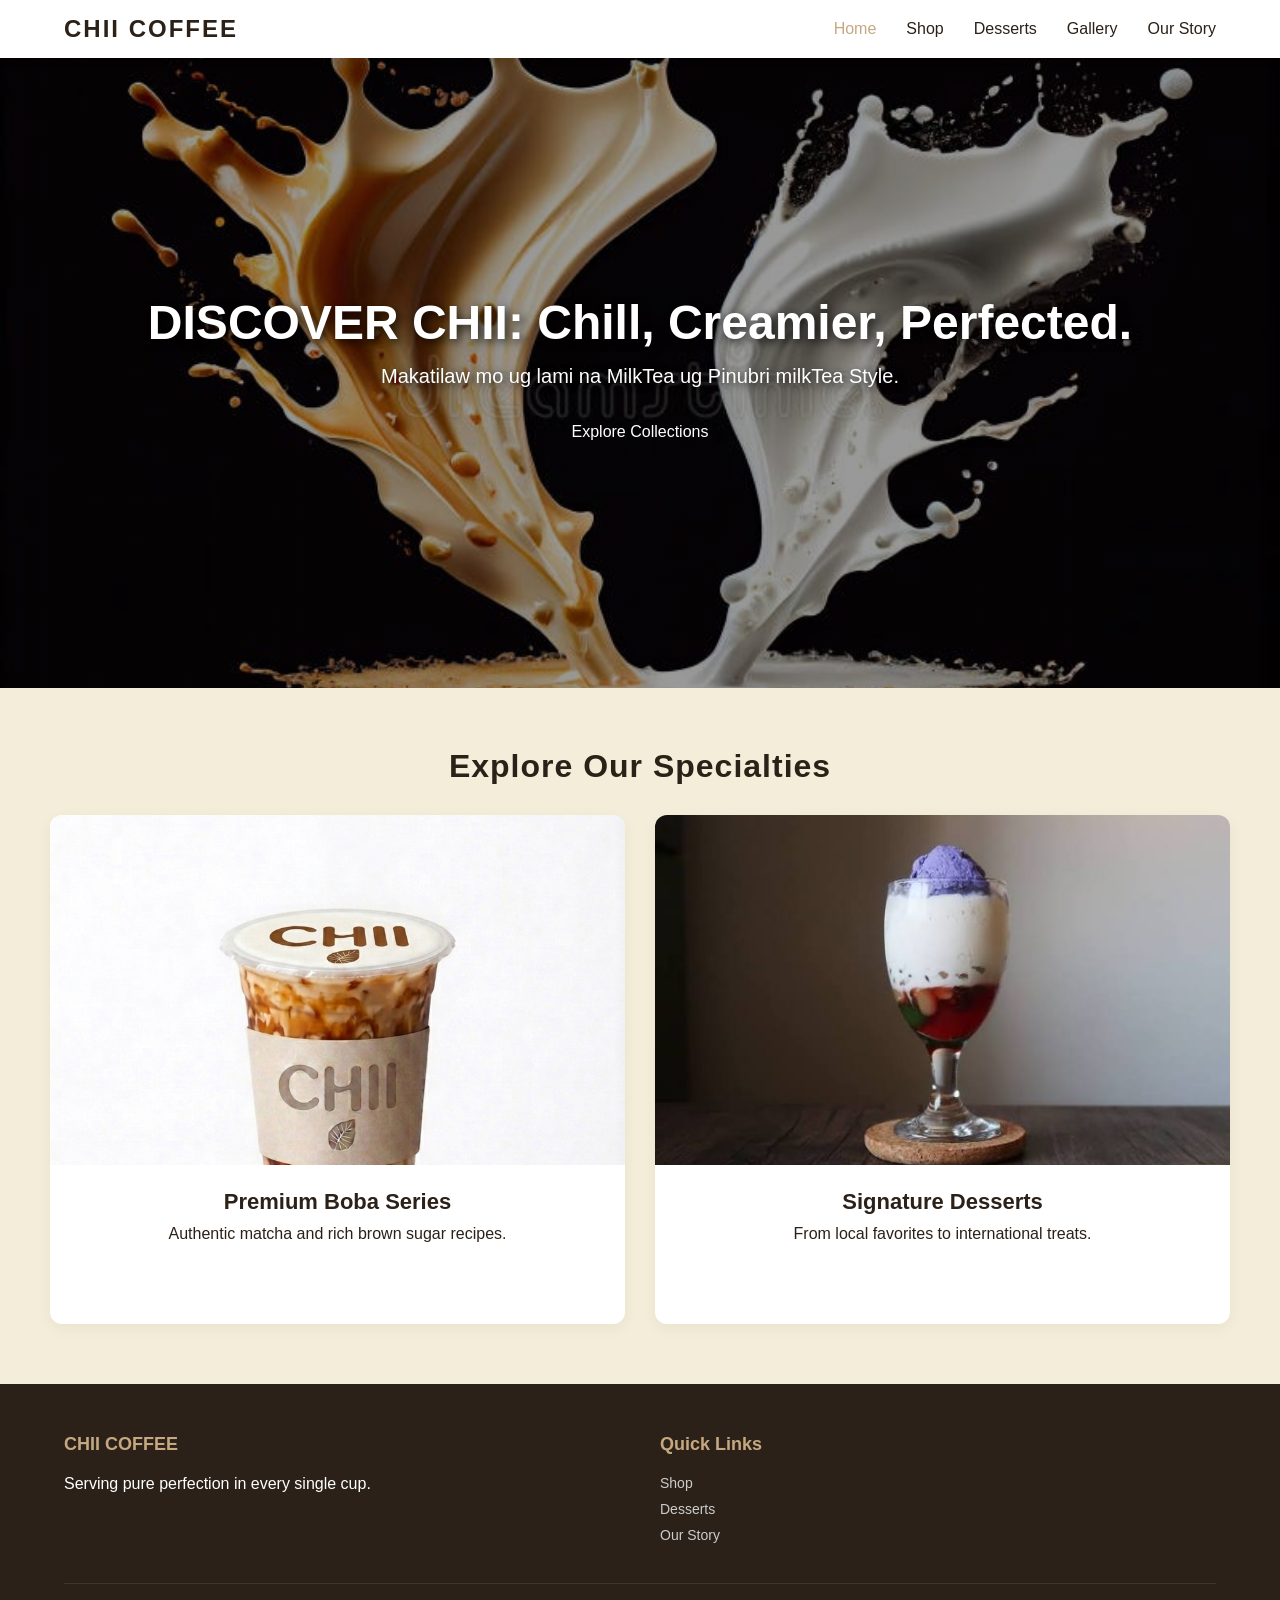
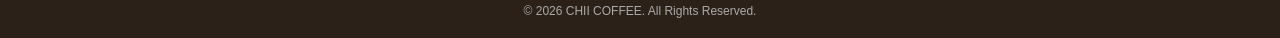
<file: Index.html>
<!DOCTYPE html>
<html lang="en">
<head>
    <meta charset="UTF-8">
    <meta name="viewport" content="width=device-width, initial-scale=1.0">
    <title>CHII COFFEE - Home</title>
    <link rel="stylesheet" href="style.css">
</head>
<body>

    <header>
        <div class="logo">CHII COFFEE</div>
        <nav>
            <ul>
                <li><a href="index.html" class="active">Home</a></li>
                <li><a href="shop.html">Shop</a></li>
                <li><a href="dessert.html">Desserts</a></li>
                <li><a href="gallery.html">Gallery</a></li>
                <li><a href="story.html">Our Story</a></li>
            </ul>
        </nav>
    </header>

    <section class="hero">
        <h1>DISCOVER CHII:  Chill,  Creamier, Perfected.</h1>
        <p>Makatilaw mo ug lami na MilkTea ug  Pinubri milkTea Style.</p>
        <a href="shop.html" class="btn">Explore Collections</a>
    </section>

    <h2 class="section-title">Explore Our Specialties</h2>
    
    <section class="teaser-section">
        <div class="teaser-grid">
            <div class="teaser-card">
                <img src="1780554753730.png"
                alt="Matcha Boba">
                <h3>Premium Boba Series</h3>
                <p>Authentic matcha and rich brown sugar recipes.</p>
                <br>
                <a href="shop.html" class="btn">View Drinks</a>
            </div>
            <div class="teaser-card">
                <img src="images.jpeg" alt="Halo-Halo">
                <h3>Signature Desserts</h3>
                <p>From local favorites to international treats.</p>
                <br>
                <a href="dessert.html" class="btn">View Sweets</a>
            </div>
        </div>
    </section>

    <footer>
        <div class="footer-container">
            <div class="footer-section">
                <h3>CHII COFFEE</h3>
                <p>Serving pure perfection in every single cup.</p>
            </div>
            <div class="footer-section">
                <h3>Quick Links</h3>
                <ul>
                    <li><a href="shop.html">Shop</a></li>
                    <li><a href="dessert.html">Desserts</a></li>
                    <li><a href="story.html">Our Story</a></li>
                </ul>
            </div>
        </div>
        <div class="footer-bottom">
            &copy; 2026 CHII COFFEE. All Rights Reserved.
        </div>
        
    </footer>

</body>
</html>
</file>
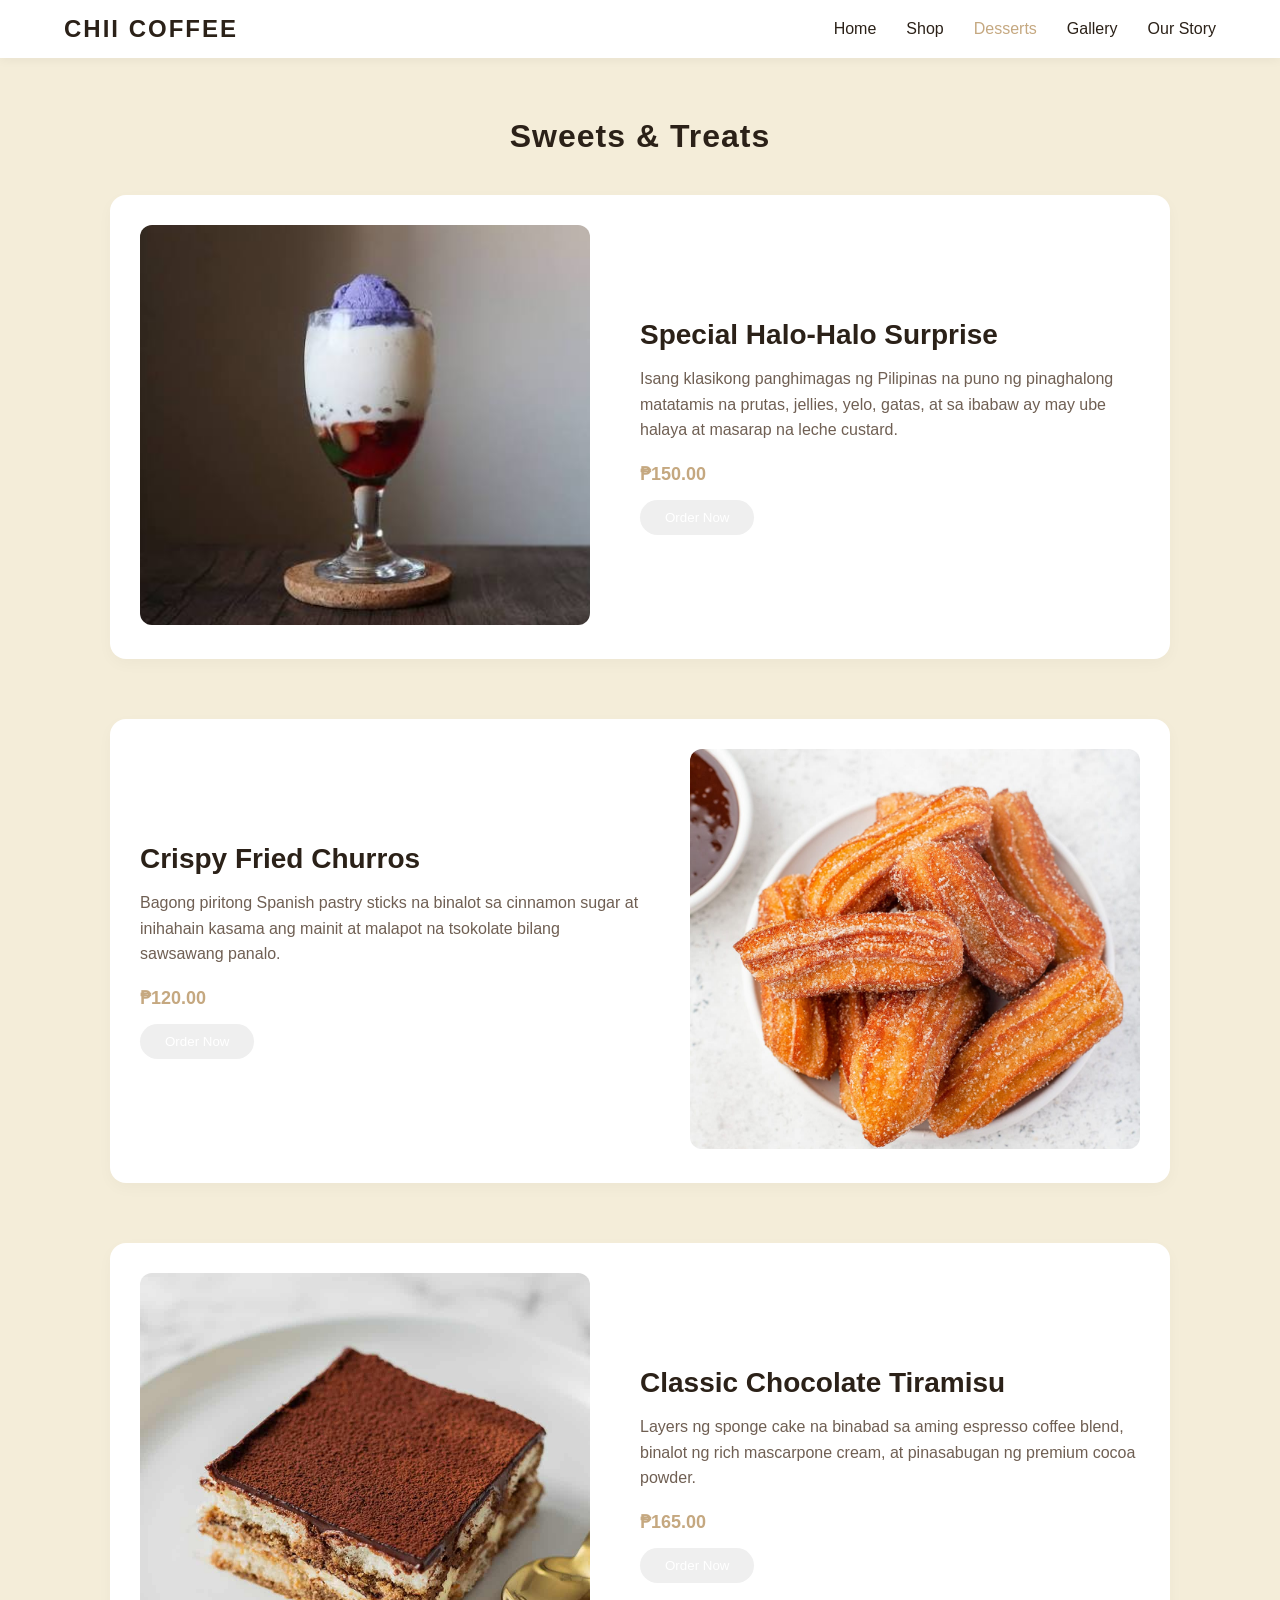
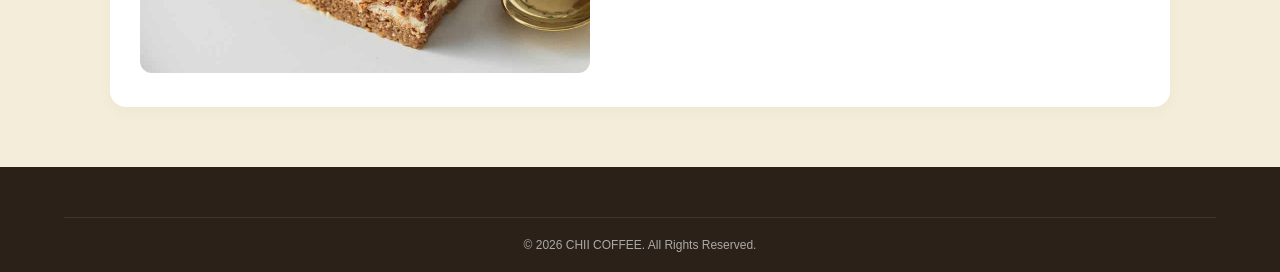
<file: Dessert.html>
<!DOCTYPE html>
<html lang="en">
<head>
    <meta charset="UTF-8">
    <meta name="viewport" content="width=device-width, initial-scale=1.0">
    <title>CHII COFFEE - Desserts</title>
    <link rel="stylesheet" href="style.css">
</head>
<body>

    <header>
        <div class="logo">CHII COFFEE</div>
        <nav>
            <ul>
                <li><a href="index.html">Home</a></li>
                <li><a href="shop.html">Shop</a></li>
                <li><a href="dessert.html" class="active">Desserts</a></li>
                <li><a href="gallery.html">Gallery</a></li>
                <li><a href="story.html">Our Story</a></li>
            </ul>
        </nav>
    </header>

    <h2 class="section-title">Sweets & Treats</h2>

    <div class="dessert-container">
        <div class="dessert-row">
            <div class="dessert-img">
                <img src="images.jpeg" alt="Halo Halo">
            </div>
            <div class="dessert-info">
                <h2>Special Halo-Halo Surprise</h2>
                <p>Isang klasikong panghimagas ng Pilipinas na puno ng pinaghalong matatamis na prutas, jellies, yelo, gatas, at sa ibabaw ay may ube halaya at masarap na leche custard.</p>
                <div class="price">₱150.00</div>
                <button class="btn">Order Now</button>
            </div>
        </div>

        <div class="dessert-row">
            <div class="dessert-img">
                <img src="Fried-Churros-Recipe-1-Photo.jpg" alt="Churros">
            </div>
            <div class="dessert-info">
                <h2>Crispy Fried Churros</h2>
                <p>Bagong piritong Spanish pastry sticks na binalot sa cinnamon sugar at inihahain kasama ang mainit at malapot na tsokolate bilang sawsawang panalo.</p>
                <div class="price">₱120.00</div>
                <button class="btn">Order Now</button>
            </div>
        </div>

        <div class="dessert-row">
            <div class="dessert-img">
                <img src="CHOCOLATE-TIRAMISU-WEB-03.jpg" alt="Tiramisu">
            </div>
            <div class="dessert-info">
                <h2>Classic Chocolate Tiramisu</h2>
                <p>Layers ng sponge cake na binabad sa aming espresso coffee blend, binalot ng rich mascarpone cream, at pinasabugan ng premium cocoa powder.</p>
                <div class="price">₱165.00</div>
                <button class="btn">Order Now</button>
            </div>
        </div>
    </div>

    <footer>
        <div class="footer-bottom">
            &copy; 2026 CHII COFFEE. All Rights Reserved.
        </div>
    </footer>

</body>
</html>
</file>
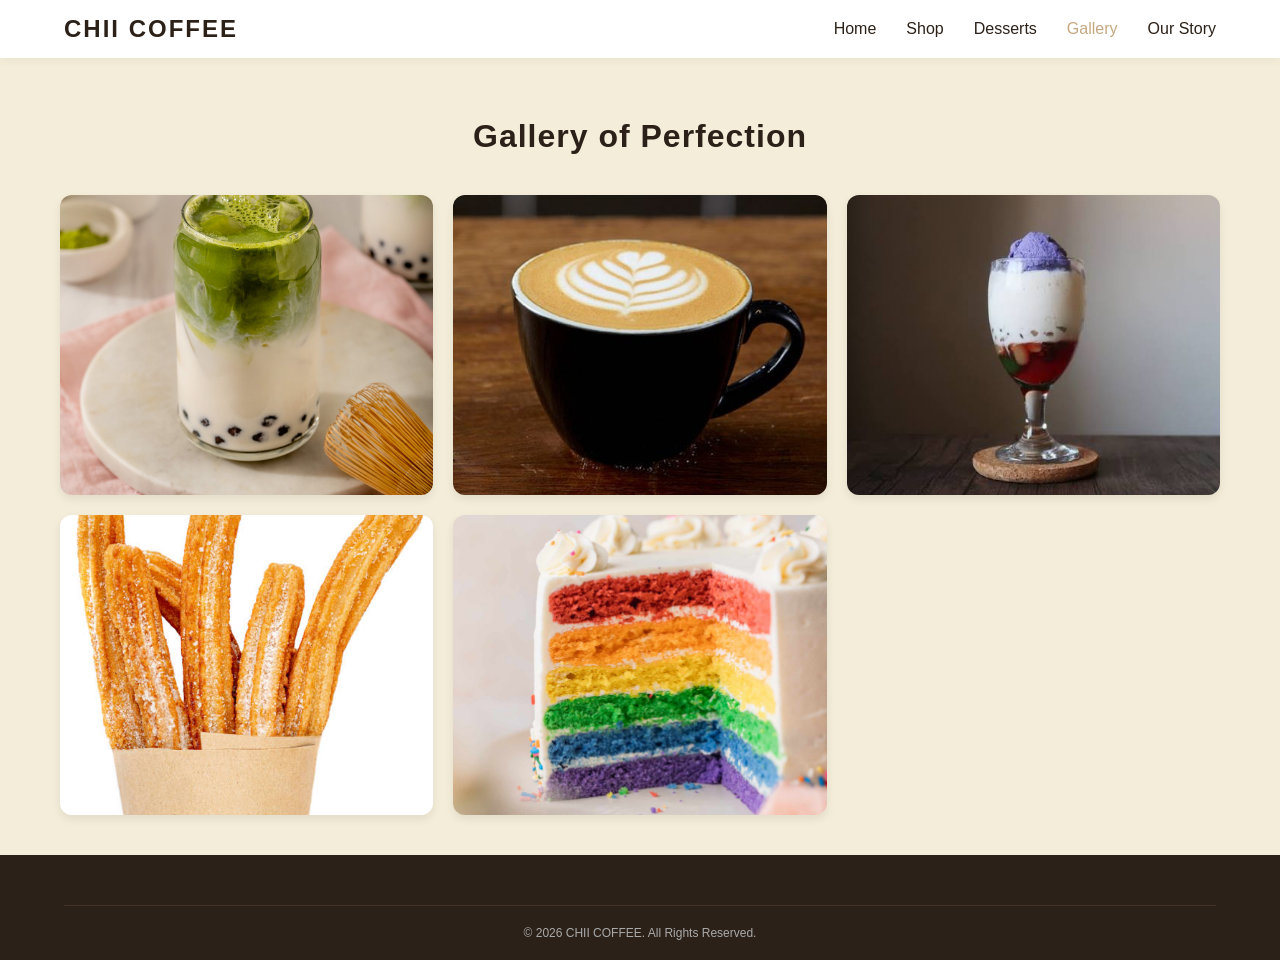
<file: Gallery.html>
<!DOCTYPE html>
<html lang="en">
<head>
    <meta charset="UTF-8">
    <meta name="viewport" content="width=device-width, initial-scale=1.0">
    <title>CHII COFFEE - Gallery</title>
    <link rel="stylesheet" href="style.css">
</head>
<body>

    <header>
        <div class="logo">CHII COFFEE</div>
        <nav>
            <ul>
                <li><a href="index.html">Home</a></li>
                <li><a href="shop.html">Shop</a></li>
                <li><a href="dessert.html">Desserts</a></li>
                <li><a href="gallery.html" class="active">Gallery</a></li>
                <li><a href="story.html">Our Story</a></li>
            </ul>
        </nav>
    </header>

    <h2 class="section-title">Gallery of Perfection</h2>

    <div class="gallery-container">
        <div class="gallery-grid">
            <div class="gallery-item"><img src="Matcha-Milk-Tea-Takestwoeggs-sq.jpg" alt="Matcha Drink"></div>
            <div class="gallery-item"><img src="flat-white-3402c4f.jpg" alt="Coffee Drink"></div>
            <div class="gallery-item"><img src="images.jpeg" alt="Halo-Halo"></div>
            <div class="gallery-item"><img src="churros-with-sugar-powder-churro-fried-dough-pastry-with-sugar-powder-isolated-on-a-white.jpg" alt="Churros Close Up"></div>
            <div class="gallery-item"><img src="Simply-Recipes-Rainbow-Layer-Cake-Lead-5-5e85147aa46f48a5b27f2e36b0b914a4.jpg" alt="Cake Layer"></div>
        </div>
    </div>

    <footer>
        <div class="footer-bottom">
            &copy; 2026 CHII COFFEE. All Rights Reserved.
        </div>
    </footer>

</body>
</html>
</file>
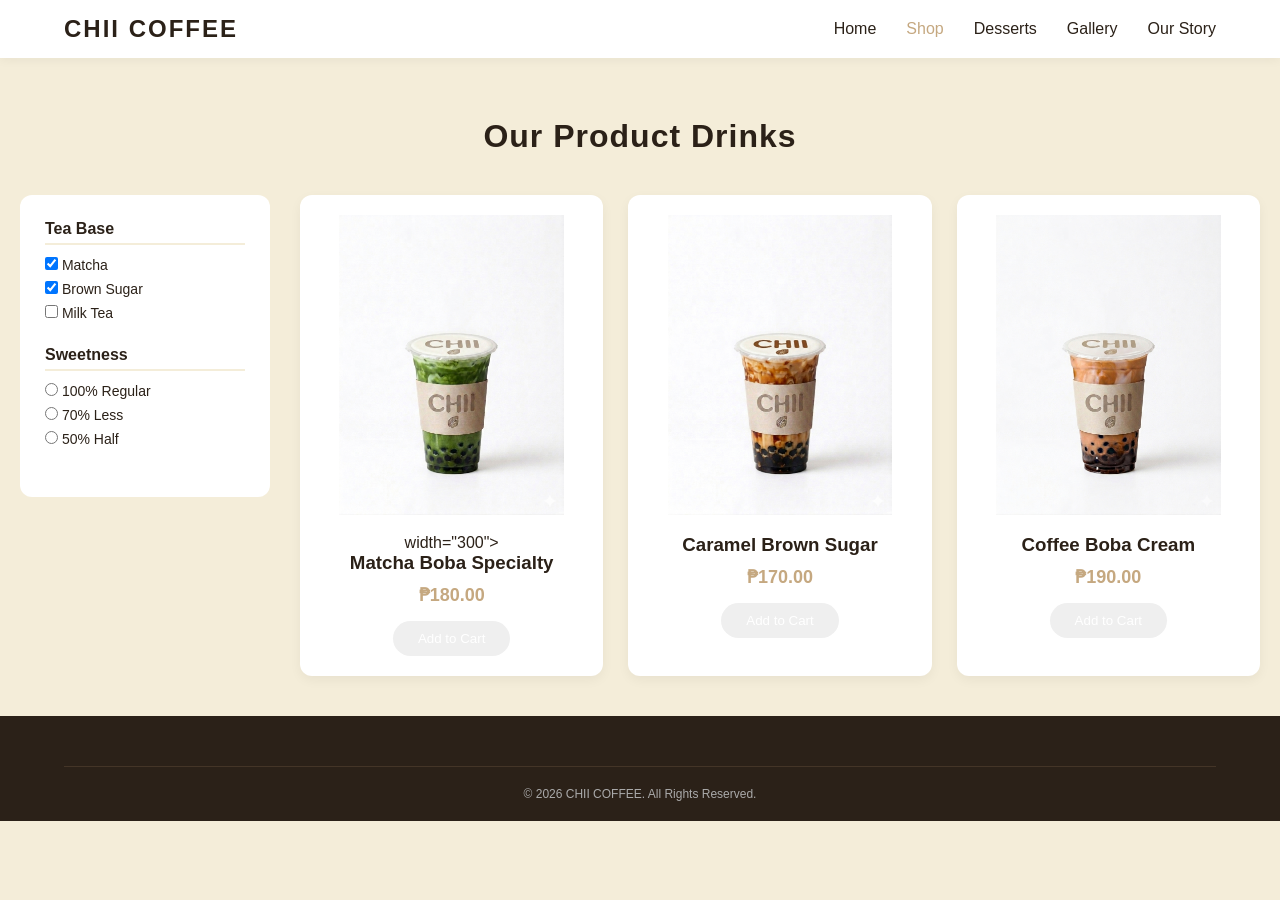
<file: Shop.html>
<!DOCTYPE html>
<html lang="en">
<head>
    <meta charset="UTF-8">
    <meta name="viewport" content="width=device-width, initial-scale=1.0">
    <title>CHII COFFEE - Shop</title>
    <link rel="stylesheet" href="style.css">
</head>
<body>

    <header>
        <div class="logo">CHII COFFEE</div>
        <nav>
            <ul>
                <li><a href="index.html">Home</a></li>
                <li><a href="shop.html" class="active">Shop</a></li>
                <li><a href="dessert.html">Desserts</a></li>
                <li><a href="gallery.html">Gallery</a></li>
                <li><a href="story.html">Our Story</a></li>
            </ul>
        </nav>
    </header>

    <h2 class="section-title">Our Product Drinks</h2>

    <div class="shop-layout">
        <aside class="filters">
            <div class="filter-group">
                <h4>Tea Base</h4>
                <label><input type="checkbox" checked> Matcha</label>
                <label><input type="checkbox" checked> Brown Sugar</label>
                <label><input type="checkbox"> Milk Tea</label>
            </div>
            <div class="filter-group">
                <h4>Sweetness</h4>
                <label><input type="radio" name="sweet"> 100% Regular</label>
                <label><input type="radio" name="sweet"> 70% Less</label>
                <label><input type="radio" name="sweet"> 50% Half</label>
            </div>
        </aside>

        <main class="product-grid">
            <div class="product-card">
                <img src="1780554748778.png" alt="Matcha Boba">
                width="300">
                <h3>Matcha Boba Specialty</h3>
                <div class="price">₱180.00</div>
                <button class="btn">Add to Cart</button>
            </div>
            <div class="product-card">
                <img src="1780554753730.png" alt="Caramel Brown Sugar">
                <h3>Caramel Brown Sugar</h3>
                <div class="price">₱170.00</div>
                <button class="btn">Add to Cart</button>
            </div>
            <div class="product-card">
                <img src="Gemini_Generated_Image_9j5owu9j5owu9j5o.png" alt="Coffee Boba">
                <h3>Coffee Boba Cream</h3>
                <div class="price">₱190.00</div>
                <button class="btn">Add to Cart</button>
            </div>
        </main>
    </div>

    <footer>
        <div class="footer-bottom">
            &copy; 2026 CHII COFFEE. All Rights Reserved.
        </div>
    </footer>

</body>
</html>
</file>
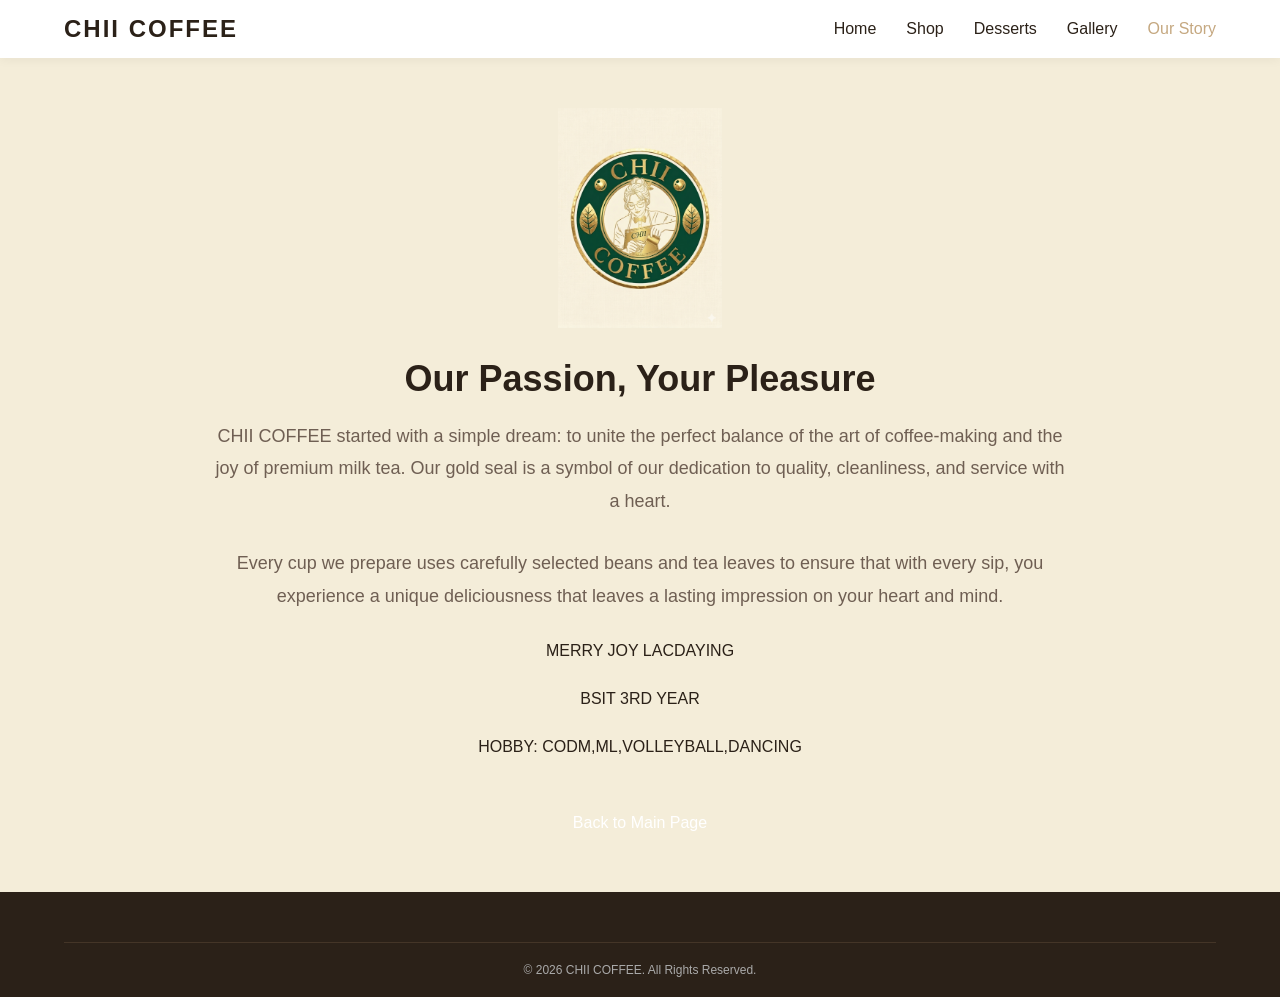
<file: Story.html>
<!DOCTYPE html>
<html lang="en">
<head>
    <meta charset="UTF-8">
    <meta name="viewport" content="width=device-width, initial-scale=1.0">
    <title>CHII COFFEE - Our Story</title>
    <link rel="stylesheet" href="style.css">
</head>
<body>

    <header>
        <div class="logo">CHII COFFEE</div>
        <nav>
            <ul>
                <li><a href="index.html">Home</a></li>
                <li><a href="shop.html">Shop</a></li>
                <li><a href="dessert.html">Desserts</a></li>
                <li><a href="gallery.html">Gallery</a></li>
                <li><a href="story.html" class="active">Our Story</a></li>
            </ul>
        </nav>
    </header>

    <div class="story-container">
        <div class="badge-img">
            <img src="Gemini_Generated_Image_c5881kc5881kc588.png" alt="Chii Coffee Gold Badge">
        </div>
        
        <div class="story-content">
            <h2>Our Passion, Your Pleasure</h2>
            <p>
                CHII COFFEE started with a simple dream: to unite the perfect balance of the art of coffee-making and the joy of premium milk tea. Our gold seal is a symbol of our dedication to quality, cleanliness, and service with a heart.
            <p>
                Every cup we prepare uses carefully selected beans and tea leaves to ensure that with every sip, you experience a unique deliciousness that leaves a lasting impression on your heart and mind.
            <p>
            </p> MERRY JOY LACDAYING
            </p>BSIT 3RD YEAR
            </p> HOBBY: CODM,ML,VOLLEYBALL,DANCING
             </p> 
            <br>
            <a href="index.html" class="btn">Back to Main Page</a>
        </div>
    </div>

    <footer>
        <div class="footer-bottom">
            &copy; 2026 CHII COFFEE. All Rights Reserved.
        </div>
    </footer>

</body>
</html>
</file>
<file: style.css>
/* --- GLOBAL STYLES --- */
:root {
    --bg-light: #f4edd9;
    --dark-brown: #2b2118;
    --accent-gold: #c5a880;
    --white: #ffffff;
    --text-muted: #6f5f53;
}

* {
    margin: 0;
    padding: 0;
    box-sizing: border-box;
    font-family: 'Segoe UI', Tahoma, Geneva, Verdana, sans-serif;
}

body {
    background-color: var(--bg-light);
    color: var(--dark-brown);
}

a {
    text-decoration: none;
    color: inherit;
}

/* --- NAVIGATION BAR --- */
header {
    background-color: var(--white);
    padding: 15px 5%;
    display: flex;
    justify-content: space-between;
    align-items: center;
    position: sticky;
    top: 0;
    z-index: 1000;
    box-shadow: 0 2px 10px rgba(0,0,0,0.05);
}

.logo {
    font-size: 24px;
    font-weight: bold;
    letter-spacing: 2px;
}

nav ul {
    display: flex;
    list-style: none;
    gap: 30px;
}

nav ul li a {
    font-weight: 500;
    transition: color 0.3s;
}

nav ul li a:hover, nav ul li a.active {
    color: var(--accent-gold);
}

/* --- BUTTONS --- */
.btn {
    display: inline-block;
    background-color: var(--dark brown);
    color: var(--white);
    padding: 10px 25px;
    border-radius: 20px;
    font-weight: 500;
    transition: background 0.3s;
    border: none;
    cursor: pointer;
}

.btn:hover {
    background-color: var(--accent-gold);
}

/* --- FOOTER --- */
footer {
    background-color: var(--dark-brown);
    color: var(--white);
    padding: 50px 5% 20px;
}

.footer-container {
    display: grid;
    grid-template-columns: repeat(auto-fit, minmax(200px, 1fr));
    gap: 40px;
    margin-bottom: 30px;
}

.footer-section h3 {
    font-size: 18px;
    margin-bottom: 20px;
    color: var(--accent-gold);
}

.footer-section ul {
    list-style: none;
}

.footer-section ul li {
    margin-bottom: 10px;
    font-size: 14px;
    color: #ccc;
}

.footer-bottom {
    text-align: center;
    border-top: 1px solid #443527;
    padding-top: 20px;
    font-size: 12px;
    color: #aaa;
}

/* --- INDEX / HOME PAGE --- */
.hero {
    height: 70vh;
    background:
        linear-gradient(rgba(0,0,0,0.4), rgba(0,0,0,0.4)),
        url('Messenger_creation_ECA5C681-1CEF-4122-B8EB-BB42E9D3EEEC.jpeg');
    background-size: cover;
    background-position: center;
    background-repeat: no-repeat;

    display: flex;
    flex-direction: column;
    justify-content: center;
    align-items: center;
}

.hero h1 {
    font-size: 48px;
    margin-bottom: 15px;
    color: white;
    text-shadow: 3px 3px 10px rgba(0,0,0,0.8);
}

.hero p {
    font-size: 20px;
    margin-bottom: 25px;
    color: white;
    text-shadow: 2px 2px 8px rgba(0,0,0,0.8);
}

.section-title {
    text-align: center;
    margin: 60px 0 30px;
    font-size: 32px;
    letter-spacing: 1px;
}

.teaser-section {
    padding: 0 10px;
    max-width: 1200px;
    margin: 0 auto 60px;
}

.teaser-grid {
    display: grid;
    grid-template-columns: repeat(auto-fit, minmax(300px, 1fr));
    gap: 30px;
}

.teaser-card {
    background: var(--white);
    border-radius: 12px;
    overflow: hidden;
    box-shadow: 0 4px 15px rgba(0,0,0,0.05);
    text-align: center;
    padding-bottom: 25px;
}

.teaser-card img {
    width: 100%;
    height: 350px;
    object-fit: cover;
}

.teaser-card h3 {
    margin: 20px 0 10px;
    font-size: 22px;
}

/* --- SHOP PAGE (BOBA/DRINKS GRID) --- */
.shop-layout {
    display: grid;
    grid-template-columns: 250px 1fr;
    max-width: 1300px;
    margin: 40px auto;
    gap: 30px;
    padding: 0 20px;
}

.filters {
    background: var(--white);
    padding: 25px;
    border-radius: 12px;
    height: fit-content;
}

.filter-group {
    margin-bottom: 25px;
}

.filter-group h4 {
    margin-bottom: 12px;
    border-bottom: 2px solid var(--bg-light);
    padding-bottom: 5px;
}

.filter-group label {
    display: block;
    margin-bottom: 8px;
    font-size: 14px;
    cursor: pointer;
}

.product-grid {
    display: grid;
    grid-template-columns: repeat(auto-fill, minmax(280px, 1fr));
    gap: 25px;
}

.product-card {
    background: var(--white);
    border-radius: 12px;
    padding: 20px;
    text-align: center;
    box-shadow: 0 4px 12px rgba(0,0,0,0.05);
}

.product-card img {
    width: 100%;
    height: 300px;
    object-fit: contain;
    margin-bottom: 15px;
}

.price {
    font-weight: bold;
    color: var(--accent-gold);
    margin: 10px 0 15px;
    font-size: 18px;
}

/* --- DESSERT PAGE (MAGAZINE STYLE) --- */
.dessert-container {
    max-width: 1100px;
    margin: 40px auto;
    padding: 0 20px;
}

.dessert-row {
    display: flex;
    align-items: center;
    gap: 50px;
    margin-bottom: 60px;
    background: var(--white);
    padding: 30px;
    border-radius: 16px;
    box-shadow: 0 5px 15px rgba(0,0,0,0.03);
}

.dessert-row:nth-child(even) {
    flex-direction: row-reverse;
}

.dessert-img {
    flex: 1;
    max-width: 450px;
}

.dessert-img img {
    width: 100%;
    border-radius: 12px;
    object-fit: cover;
    height: 400px;
}

.dessert-info {
    flex: 1;
}

.dessert-info h2 {
    font-size: 28px;
    margin-bottom: 15px;
}

.dessert-info p {
    color: var(--text-muted);
    line-height: 1.6;
    margin-bottom: 20px;
}

/* --- GALLERY PAGE (PORTFOLIO COLLAGE) --- */
.gallery-container {
    max-width: 1200px;
    margin: 40px auto;
    padding: 0 20px;
}

.gallery-grid {
    display: grid;
    grid-template-columns: repeat(auto-fill, minmax(350px, 1fr));
    grid-auto-rows: 300px;
    gap: 20px;
}

.gallery-item {
    overflow: hidden;
    border-radius: 12px;
    position: relative;
    box-shadow: 0 4px 10px rgba(0,0,0,0.08);
}

.gallery-item img {
    width: 100%;
    height: 100%;
    object-fit: cover;
    transition: transform 0.5s;
}

.gallery-item:hover img {
    transform: scale(1.05);
}

/* --- STORY PAGE (HERITAGE & BRANDING) --- */
.story-container {
    max-width: 900px;
    margin: 50px auto;
    padding: 0 20px;
    text-align: center;
}

.badge-img {
    width: 220px;
    height: 220px;
    margin: 0 auto 30px;
}

.badge-img img {
    width: 100%;
    height: 100%;
    object-fit: contain;
}

.story-content h2 {
    font-size: 36px;
    margin-bottom: 20px;
}

.story-content p {
    font-size: 18px;
    line-height: 1.8;
    color: var(--text-muted);
    margin-bottom: 30px;
}
</file>
